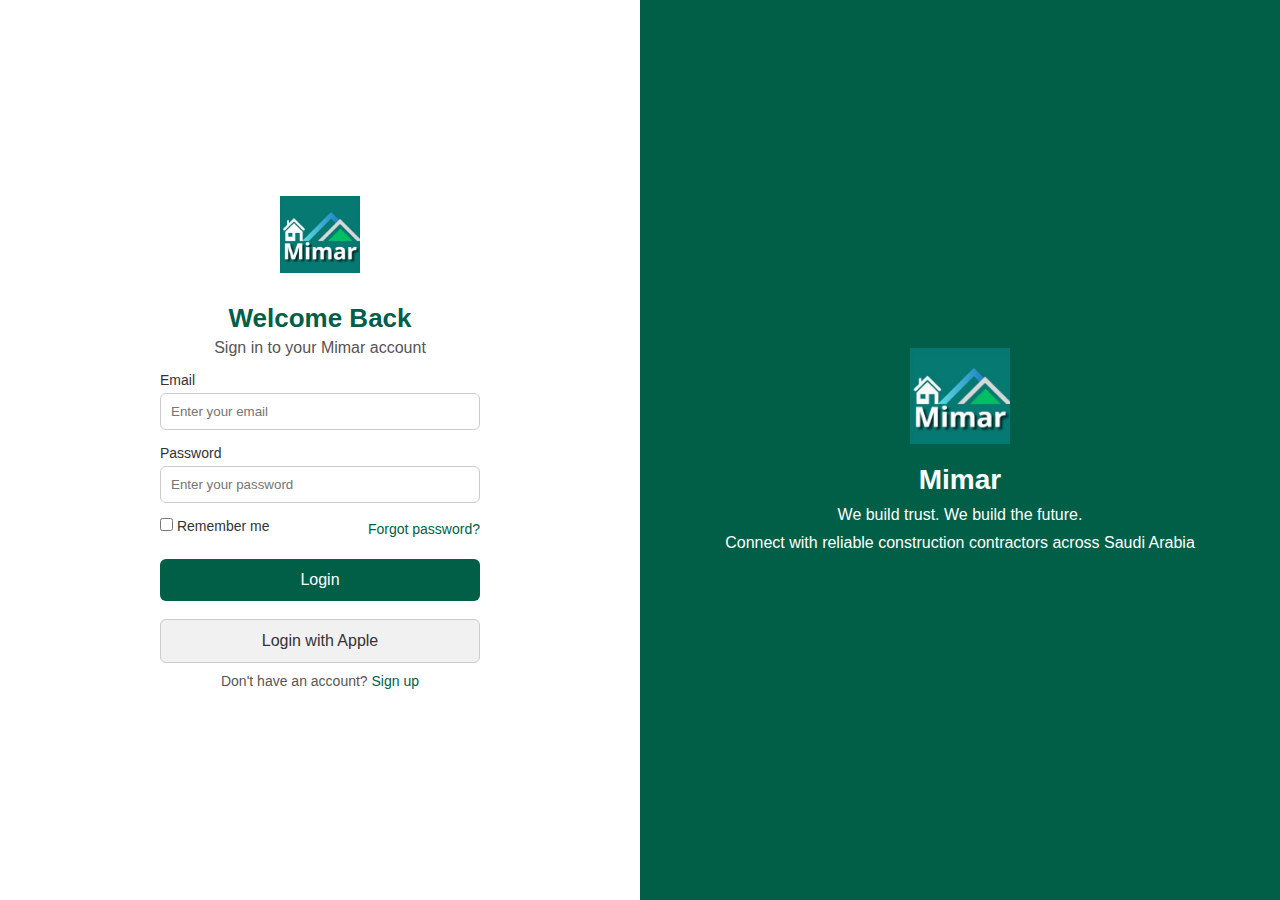
<file: new_backend/Login.html>
<!DOCTYPE html>
<html lang="en">
<head>
  <meta charset="UTF-8" />
  <meta name="viewport" content="width=device-width, initial-scale=1.0" />
  <title>Mimar — Login</title>

  <!-- original visual styles -->
  <link rel="stylesheet" href="style.css" />
  <style>
    /* small additions for status messages */
    .status-msg { width:100%; max-width:320px; margin:12px auto 0; padding:10px 12px; border-radius:8px; font-weight:600; display:none; }
    .status-success { background: #e6f8ef; color: #0a6d35; border:1px solid #bde7c8; }
    .status-error   { background: #fff1f0; color: #8b1c1c; border:1px solid #f1c0c0; }
  </style>
</head>
<body>
  <div class="container">
    <!-- LEFT: login form -->
    <div class="left">
      <div class="logo">
        <img src="./uploads/contractors/1_profile_0d40c6ed88d0.png" alt="Mimar Logo" />
      </div>
      <h2>Welcome Back</h2>
      <p>Sign in to your Mimar account</p>

      <!-- Status message (success/error) -->
      <div id="statusMsg" class="status-msg" role="status" aria-live="polite"></div>

      <!-- login form -->
      <form id="loginForm" action="./login.php" method="post" autocomplete="on">
        <label>Email</label>
        <input id="email" name="email" type="email" placeholder="Enter your email" required />

        <label>Password</label>
        <div class="password-field">
          <input id="password" name="password" type="password" placeholder="Enter your password" required />
        </div>

        <div class="options">
          <label><input id="remember" name="remember" type="checkbox" /> Remember me</label>
          <a href="#">Forgot password?</a>
        </div>

        <button type="submit" class="btn">Login</button>

        <div class="oauth-buttons">
          <div id="googleSignInBtn" style="margin-top:8px"></div>
          <button type="button" class="btn secondary" id="appleSignBtn">Login with Apple</button>
        </div>

        <p class="signup">Don't have an account? <a href="res.html">Sign up</a></p>
      </form>
    </div>

    <!-- RIGHT: marketing / branding -->
    <div class="right">
      <img src="./uploads/contractors/1_profile_0d40c6ed88d0.png" alt="Mimar Logo" class="right-logo" />
      <h1>Mimar</h1>
      <p class="tagline">We build trust. We build the future.</p>
      <p>Connect with reliable construction contractors across Saudi Arabia</p>
    </div>
  </div>

  <!-- Google Identity (kept) -->
  <script src="https://accounts.google.com/gsi/client" async defer></script>
  
<script>
    document.getElementById('loginForm')?.addEventListener('submit', async function(e) {
        e.preventDefault();
        
        const statusEl = document.getElementById('statusMsg');
        statusEl.style.display = 'none';
        
        const email = document.getElementById('email').value.trim();
        const password = document.getElementById('password').value;

        if (!email || !password) {
            showStatus('Enter email and password', false);
            return;
        }

        try {
            const formData = new FormData(this);
            const response = await fetch('./login.php', {
                method: 'POST',
                body: formData
            });
            
            const result = await response.json();
            
            if (result.ok) {
                showStatus('Login successful - redirecting...', true, true);
                
                // Redirect to the URL provided by server
                setTimeout(() => {
                    window.location.href = result.redirect;
                }, 1000);
            } else {
                showStatus(result.error || 'Login failed. Check credentials.', false);
            }
        } catch (error) {
            console.error('Login error:', error);
            showStatus('Network/server error. Try again.', false);
        }
    });

    function showStatus(message, ok = true, keep = false) {
        const statusEl = document.getElementById('statusMsg');
        statusEl.textContent = message;
        statusEl.className = 'status-msg ' + (ok ? 'status-success' : 'status-error');
        statusEl.style.display = 'block';
        if (!keep) {
            setTimeout(() => { statusEl.style.display = 'none'; }, 5000);
        }
    }

    /* ----------------- Apple sign-in (local placeholder) ----------------- */
    document.getElementById('appleSignBtn').addEventListener('click', () => {
        showStatus('Apple sign-in not configured in this demo.', false);
    });
</script>
  
  
</body>
</html>
</file>
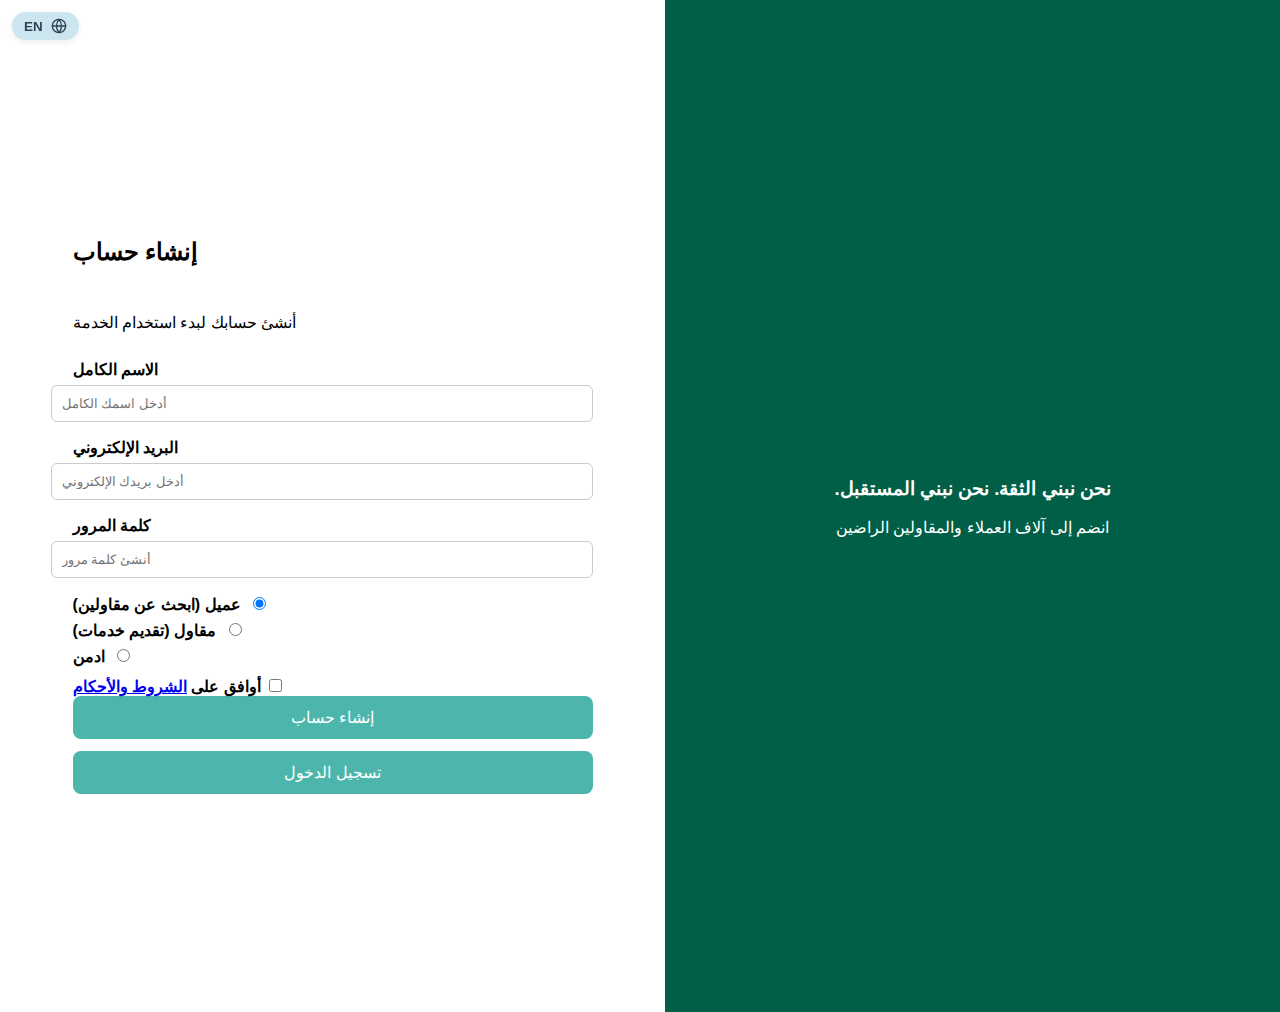
<file: new_backend/res.html>
<!DOCTYPE html>
<html lang="ar" dir="rtl">
<head>
  <meta charset="UTF-8" />
  <meta name="viewport" content="width=device-width, initial-scale=1.0" />
  <title data-i18n="title">إنشاء حساب — مع تسجيل Apple/Google</title>

  <!-- original styles and scripts (unchanged) -->
  <link rel="stylesheet" href="style1.css">
  <script type="module" src="https://appleid.cdn-apple.com/appleauth/static/jsapi/appleid/1/ar_SA/appleid.auth.js"></script>
  <script src="https://accounts.google.com/gsi/client" async defer></script>
  <script src="javasc.js" defer></script>

  <style>
    /* small additions for inline status messages (blend with style1.css) */
    #regStatus { width:100%; max-width:520px; margin:12px auto; padding:12px 14px; border-radius:8px; font-weight:600; display:none; text-align:center; }
    #regStatus.success { background:#e6f8ef; color:#0b6d35; border:1px solid #bde7c8; }
    #regStatus.error   { background:#fff1f0; color:#8b1c1c; border:1px solid #f1c0c0; }
  </style>
</head>
<body>
  <!-- language toggle -->
  <button id="langToggle" class="lang-toggle" data-i18n-attr="title:toggle_title,aria-label:toggle_title">
    <svg class="globe" viewBox="0 0 24 24" fill="none" stroke="currentColor" stroke-width="2" stroke-linecap="round" stroke-linejoin="round" aria-hidden="true">
      <circle cx="12" cy="12" r="10"></circle><line x1="2" y1="12" x2="22" y2="12"></line>
      <path d="M12 2a15.3 15.3 0 0 1 0 20M12 2a15.3 15.3 0 0 0 0 20"></path>
    </svg>
    <span id="langLabel">EN</span>
  </button>
  <div class="container">
    <div class="right">
      <div class="content">
        <h3 data-i18n="right_title">نحن نبني الثقة. نحن نبني المستقبل.</h3>
        <p data-i18n="right_desc">انضم إلى آلاف العملاء والمقاولين الراضين</p>
      </div>
    </div>

    <div class="left">
      <h2 data-i18n="heading">إنشاء حساب</h2>
      <p data-i18n="subheading">أنشئ حسابك لبدء استخدام الخدمة</p>

      <!-- INLINE STATUS (will show success/error and NOT redirect) -->
      <div id="regStatus" role="status" aria-live="polite"></div>

      <!-- Keep a normal form fallback for non-JS browsers -->
      <form id="signupForm" action="./register.php" method="post">
        <div class="form-group">
          <label for="full-name" data-i18n="label_full_name">الاسم الكامل</label>
          <input
            type="text"
            id="full-name"
            name="name"
            data-i18n-attr="placeholder:ph_full_name"
            placeholder="أدخل اسمك الكامل"
            inputmode="text" autocomplete="name" maxlength="60"
            pattern="^[A-Za-z\u0600-\u06FF ]+$"
            title="الاسم يسمح بالحروف والمسافات فقط (بدون أرقام أو رموز)"
            required
          />
          <div id="full-name-error" class="error" data-i18n="err_full_name" hidden>الاسم الكامل مطلوب.</div>
        </div>

        <div class="form-group">
          <label for="email" data-i18n="label_email">البريد الإلكتروني</label>
          <input id="email" name="email" type="email" data-i18n-attr="placeholder:ph_email" placeholder="أدخل بريدك الإلكتروني" autocomplete="email" required />
          <div id="email-error" class="error" data-i18n="err_email" hidden>البريد الإلكتروني مطلوب.</div>
        </div>

        <div class="form-group">
          <label for="password" data-i18n="label_password">كلمة المرور</label>
          <input id="password" name="password" type="password" data-i18n-attr="placeholder:ph_password" placeholder="أنشئ كلمة مرور" autocomplete="new-password" required minlength="8" />
          <div id="password-error" class="error" data-i18n="err_password" hidden>كلمة المرور مطلوبة.</div>
        </div>

        <div class="account-type">
          <label><input type="radio" name="account-type" value="client" checked /> <span data-i18n="type_client">عميل (ابحث عن مقاولين)</span></label>
          <label><input type="radio" name="account-type" value="contractor" /> <span data-i18n="type_contractor">مقاول (تقديم خدمات)</span></label>
          <label><input type="radio" name="account-type" value="admin" /> <span data-i18n="type_admin">ادمن</span></label>
        </div>

        <div id="termsBlock" class="terms-line"></div>

        <button type="submit" class="btn" data-i18n="btn_signup">إنشاء حساب</button>
        
          <!-- important: javascript uses #googleBtn for rendering Google button (javasc.js) -->
          <div id="googleBtn"></div>

          <button type="button" class="btn" id="loginBtn" data-i18n="btn_login">تسجيل الدخول</button>
        </div>
      </form>
    </div>
  </div>

  <script>
  (function(){
    // Simple AJAX registration
    document.getElementById('signupForm')?.addEventListener('submit', async function(e){
      e.preventDefault();
      
      const formData = new FormData(this);
      const data = Object.fromEntries(formData);
      
      try {
        const response = await fetch('./register.php', {
          method: 'POST',
          headers: {
            'Content-Type': 'application/json',
          },
          body: JSON.stringify(data)
        });
        
        const result = await response.json();
        
        if (result.ok) {
          // Redirect based on the role - use the redirect URL from server
          if (result.redirect) {
            window.location.href = result.redirect;
          } else {
            // Fallback redirects based on role
            if (result.user_role === 'contractor') {
              window.location.href = './new_backend/contractors_frontend/private_profile.php?user_id=' + result.user_id;
            } else if (result.user_role === 'client') {
              window.location.href = './new_backend/admin_page/client_profile.php?user_id=' + result.user_id;
            } else if (result.user_role === 'admin') {
              // Redirect admin to ad.php with user_id parameter
              window.location.href = './ad.php?user_id=' + result.user_id;
            } else {
              window.location.href = './cei.html';
            }
          }
        } else {
          // Show error message
          const statusDiv = document.getElementById('regStatus');
          statusDiv.textContent = 'فشل التسجيل: ' + (result.error || result.errors?.join(', ') || 'خطأ غير معروف');
          statusDiv.className = 'error';
          statusDiv.style.display = 'block';
        }
      } catch (error) {
        // Show error message
        const statusDiv = document.getElementById('regStatus');
        statusDiv.textContent = 'خطأ في التسجيل: ' + error.message;
        statusDiv.className = 'error';
        statusDiv.style.display = 'block';
      }
    });
  })();
  </script>
</body>
</html>
</file>
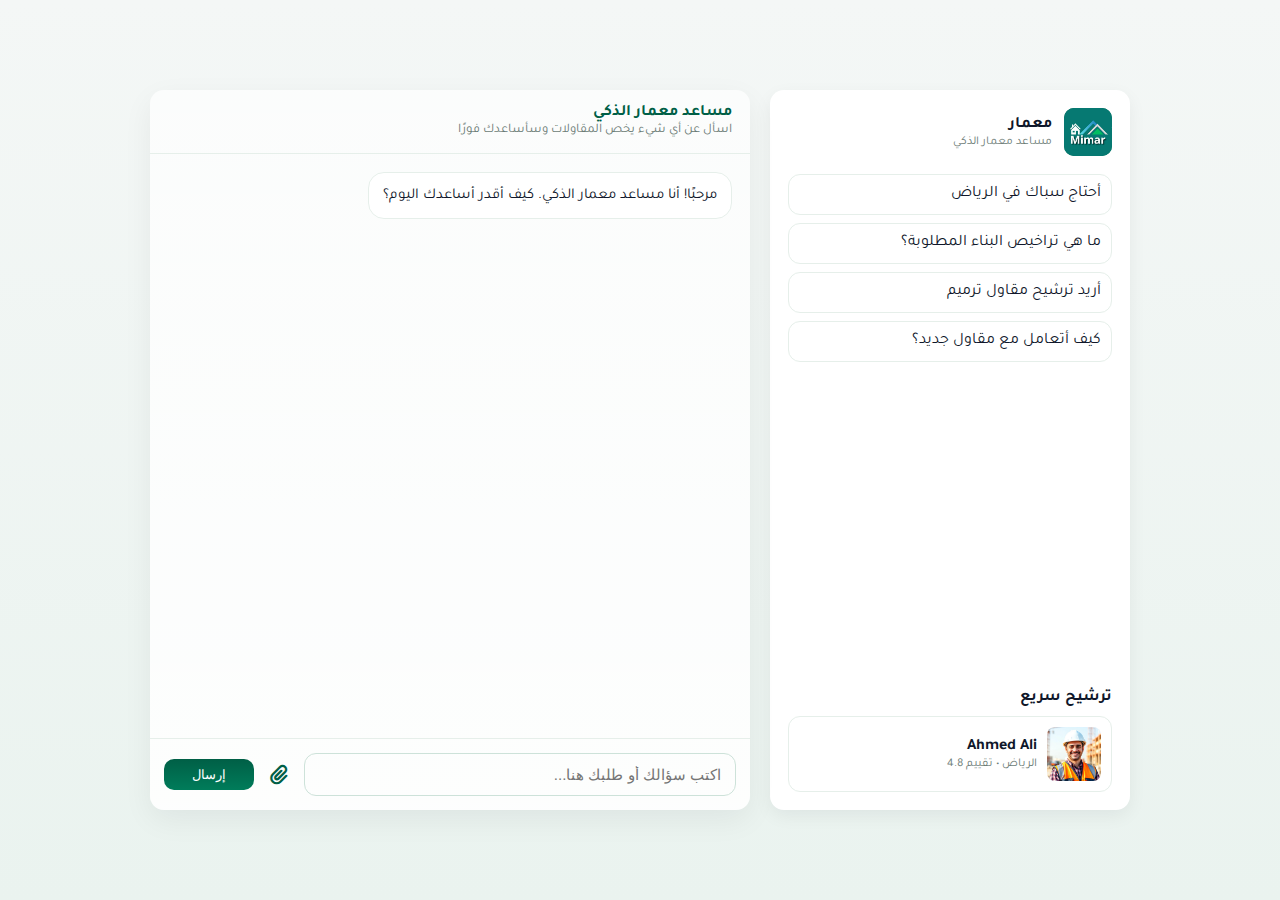
<file: project2/aiChat.html>
<!doctype html>
<html lang="ar" dir="rtl">
<head>
  <meta charset="utf-8" />
  <meta name="viewport" content="width=device-width,initial-scale=1" />
  <title>مساعد معمار الذكي</title>
  <link href="https://fonts.googleapis.com/css2?family=Tajawal:wght@400;500;700&display=swap" rel="stylesheet">
    <link rel="stylesheet" href="https://cdnjs.cloudflare.com/ajax/libs/font-awesome/6.4.0/css/all.min.css"/>

  <style>
    :root{
      --accent:#005f46; /* اللون الأساسي لموقع معمار */
      --accent-2:#007c5a; /* درجة أفتح قليلاً */
      --bg:#f4f7f6;
      --card:#ffffff;
      --muted:#6b7b75;
      --radius:14px;
    }
    *{box-sizing:border-box}
    html,body{height:100%}
    body{
      margin:0;
      font-family:'Tajawal',system-ui,Arial;
      background:linear-gradient(180deg,var(--bg) 0%, #eaf3ef 100%);
      display:flex;
      align-items:center;
      justify-content:center;
      padding:24px;
      color:#0f172a;
    }

     .chat-app{
      width:100%;
      max-width:980px;
      height:80vh;
      display:grid;
      grid-template-columns:360px 1fr;
      gap:20px;
    }

    .sidebar{
      background:var(--card);
      border-radius:var(--radius);
      padding:18px;
      box-shadow:0 6px 18px rgba(12,20,40,0.06);
      display:flex;
      flex-direction:column;
      gap:12px;
      min-height:0;
    }
    .brand{
      display:flex;align-items:center;gap:12px
    }
    .brand .logo{
      width:48px;height:48px;border-radius:10px;
      background:linear-gradient(135deg,var(--accent),var(--accent-2));
      display:inline-grid;place-items:center;
      overflow:hidden;
    }
    .brand .logo img{
      width:100%;height:100%;object-fit:cover;
    }
    .brand h3{margin:0;font-size:16px}
    .brand p{margin:0;font-size:12px;color:var(--muted)}

    .quick-actions{display:flex;flex-direction:column;gap:8px;margin-top:6px}
    .action{padding:10px;border-radius:12px;border:1px solid #e6efea;cursor:pointer}
    .action:hover{background:#f0f8f4}

    .contractor-preview{margin-top:auto}
    .contractor-preview h4{margin:0 0 8px 0}
    .contractor-card{display:flex;gap:10px;align-items:center;padding:10px;border-radius:12px;border:1px solid #e6efea}
    .contractor-card img{width:54px;height:54px;border-radius:8px;object-fit:cover}
    .contractor-info{flex:1}
    .contractor-info .name{font-weight:600}
    .contractor-info .meta{font-size:12px;color:var(--muted)}

    .chat-area{
      background:linear-gradient(180deg, rgba(255,255,255,0.7), rgba(255,255,255,0.9));
      border-radius:var(--radius);
      display:flex;flex-direction:column;overflow:hidden;min-height:0;box-shadow:0 10px 30px rgba(12,20,40,0.06);
    }
    .chat-header{display:flex;align-items:center;gap:12px;padding:14px 18px;border-bottom:1px solid #e6efea}
    .chat-header .title{font-weight:700;color:var(--accent)}
    .chat-header .desc{color:var(--muted);font-size:13px}

    .messages{
      padding:18px;flex:1;overflow:auto;display:flex;flex-direction:column;gap:12px
    }

    .bubble{max-width:78%;padding:12px 14px;border-radius:16px;line-height:1.4;font-size:15px}
    .bot{align-self:flex-start;background:#fff;border:1px solid #e6efea;color:#0f172a}
    .user{align-self:flex-end;background:linear-gradient(180deg,var(--accent),var(--accent-2));color:#fff}

    .suggestions{display:flex;flex-direction:column;gap:10px;margin-top:6px}
    .suggestion-card{display:flex;gap:12px;align-items:center;padding:12px;border-radius:12px;border:1px solid #e6efea;background:#fff}
    .suggestion-card img{width:64px;height:64px;border-radius:8px;object-fit:cover}
    .suggestion-card .info{flex:1}
    .suggestion-card .info .title{font-weight:700}
    .suggestion-card .info .sub{font-size:13px;color:var(--muted)}
    .suggestion-card .actions{display:flex;gap:8px}
    .btn{padding:8px 12px;border-radius:10px;border:none;cursor:pointer}
    .btn.primary{background:linear-gradient(180deg,var(--accent),var(--accent-2));color:#fff}
    .btn.ghost{background:transparent;border:1px solid #cde2d9;color:var(--accent)}

    .composer{padding:14px;border-top:1px solid #e6efea;display:flex;gap:8px;align-items:center}
    .composer input{flex:1;padding:12px 14px;border-radius:12px;border:1px solid #cde2d9;background:transparent;font-size:15px}
    .composer .send{min-width:90px}
    .attach-btn {
  color: var(--accent);
  font-size: 20px;
  cursor: pointer;
  margin: 0 8px;
  display: flex;
  align-items: center;
  transition: color 0.2s;
}

.attach-btn:hover {
  color: var(--accent-2);
}

    .muted{color:var(--muted);font-size:13px}

    @media (max-width:900px){
      .chat-app{grid-template-columns:1fr;align-items:stretch;height:92vh}
      .sidebar{order:2}
      .chat-area{order:1}
    }
  </style>
</head>
<body>


  <div class="chat-app">
    <aside class="sidebar">
      <div class="brand">
        <div class="logo">
          <img src="images/mimar_-logo.jpeg" alt="Mimar Logo">
        </div>
        <div>
          <h3>معمار</h3>
          <p>مساعد معمار الذكي</p>
        </div>
      </div>

      <div class="quick-actions" role="list">
        <div class="action">أحتاج سباك في الرياض</div>
        <div class="action">ما هي تراخيص البناء المطلوبة؟</div>
        <div class="action">أريد ترشيح مقاول ترميم</div>
        <div class="action">كيف أتعامل مع مقاول جديد؟</div>
      </div>

      <div class="contractor-preview">
        <h4>ترشيح سريع</h4>
        <div class="contractor-card">
          <img src="images/contractorname.jpg" alt="صورة مقاول">
          <div class="contractor-info">
            <div class="name"> Ahmed Ali </div>
            <div class="meta">الرياض • تقييم 4.8</div>
          </div>
        </div>
      </div>
    </aside>

    <main class="chat-area" role="main">
      <header class="chat-header">
        <div>
          <div class="title">مساعد معمار الذكي</div>
          <div class="desc">اسأل عن أي شيء يخص المقاولات وسأساعدك فورًا</div>
        </div>
      </header>

      <section class="messages" id="messages" aria-live="polite">
        <div class="bubble bot">مرحبًا! أنا مساعد معمار الذكي. كيف أقدر أساعدك اليوم؟</div>
      </section>

      <div class="composer">
        <input id="inputMessage" placeholder="اكتب سؤالك أو طلبك هنا..." aria-label="اكتب رسالة">
        <label for="fileInput" class="attach-btn">
        <i class="fa-solid fa-paperclip"></i>
          </label>
            <input type="file" id="fileInput" style="display:none" multiple>
        <button class="btn primary send" id="sendBtn">إرسال</button>
      </div>
    </main>
  </div>

  <script>
    const contractors = [
      {id:1,name:'السباك الذهبي',trade:'سباكة',city:'الرياض',rating:4.9,avatar:'https://images.unsplash.com/photo-1542744173-05336fcc7ad4?w=600&q=80&auto=format&fit=crop'},
      {id:2,name:'كهرباء الريان',trade:'كهرباء',city:'جدة',rating:4.7,avatar:'https://images.unsplash.com/photo-1520614073990-dd6020f3b3b0?w=600&q=80&auto=format&fit=crop'},
      {id:3,name:'ترميم البلاد',trade:'ترميم',city:'الدمام',rating:4.6,avatar:'https://images.unsplash.com/photo-1505691723518-36a6d3ad6b60?w=600&q=80&auto=format&fit=crop'},
      {id:4,name:'شركة العمار',trade:'مقاولات عامة',city:'الرياض',rating:4.8,avatar:'https://images.unsplash.com/photo-1556767576-cf6f07f1d3d0?w=600&q=80&auto=format&fit=crop'}
    ];

    const messagesEl = document.getElementById('messages');
    const inputEl = document.getElementById('inputMessage');
    const sendBtn = document.getElementById('sendBtn');

    function appendMessage(text,who='bot'){
      const div = document.createElement('div');
      div.className = 'bubble ' + (who==='user'? 'user':'bot');
      div.textContent = text;
      messagesEl.appendChild(div);
      messagesEl.scrollTop = messagesEl.scrollHeight;
      return div;
    }

    function showSuggestions(list){
      const container = document.createElement('div');
      container.className='suggestions';
      list.forEach(c=>{
        const card = document.createElement('div');
        card.className='suggestion-card';
        card.innerHTML = `
          <img src="${c.avatar}" alt="${c.name}">
          <div class="info">
            <div class="title">${c.name}</div>
            <div class="sub">${c.trade} · ${c.city} · ⭐ ${c.rating}</div>
          </div>
          <div class="actions">
            <button class="btn primary" onclick="contact(${c.id})">عرض</button>
          </div>`;
        container.appendChild(card);
      });
      messagesEl.appendChild(container);
      messagesEl.scrollTop = messagesEl.scrollHeight;
    }

    sendBtn.addEventListener('click',sendMessage);
    inputEl.addEventListener('keydown',e=>{if(e.key==='Enter')sendMessage();});

    function sendMessage(){
      const text = inputEl.value.trim();
      if(!text) return;
      appendMessage(text,'user');
      inputEl.value='';

      setTimeout(()=>{
        const reply = aiReply(text);
        appendMessage(reply.text,'bot');
        if(reply.suggestions) showSuggestions(reply.suggestions);
      },700);
    }
    // التعامل مع اختيار الملفات من زر المرفقات
const fileInput = document.getElementById('fileInput');

fileInput.addEventListener('change', () => {
  const files = Array.from(fileInput.files);
  if (!files.length) return;

  files.forEach(file => {
    const fileType = file.type;

    // إنشاء عنصر الرسالة (فقاعة) لعرض المرفق
    const div = document.createElement('div');
    div.className = 'bubble user';

    if (fileType.startsWith('image/')) {
      const img = document.createElement('img');
      img.src = URL.createObjectURL(file);
      img.style.maxWidth = '180px';
      img.style.borderRadius = '10px';
      div.appendChild(img);
    } 
    else if (fileType.startsWith('video/')) {
      const video = document.createElement('video');
      video.src = URL.createObjectURL(file);
      video.controls = true;
      video.style.maxWidth = '220px';
      video.style.borderRadius = '10px';
      div.appendChild(video);
    } 
    else {
      // ملفات أخرى (PDF, DOCX, ZIP ...)
      const fileLink = document.createElement('a');
      fileLink.href = URL.createObjectURL(file);
      fileLink.download = file.name;
      fileLink.textContent = '📄 ' + file.name;
      fileLink.style.color = '#fff';
      div.appendChild(fileLink);
    }

    // إضافة الرسالة إلى منطقة الشات
    document.getElementById('messages').appendChild(div);
    document.getElementById('messages').scrollTop = document.getElementById('messages').scrollHeight;
  });

  // بعد عرض المرفقات، هنا مستقبلاً نستدعي الذكاء الاصطناعي لتحليل الملف (backend)
  // مثل:
  // sendFileToAI(file);

  fileInput.value = ''; // تفريغ الاختيار بعد الإرسال
});

    function aiReply(text){
      const lower=text.toLowerCase();
      const found=contractors.filter(c=>lower.includes(c.trade)||lower.includes(c.city.toLowerCase()));

      if(found.length>0){
        return {text:`وجدت ${found.length} مقاولين مناسبين لطلبك، تقدر تشوفهم أدناه 👇`,suggestions:found};
      }
      const faq=[
        {q:/تراخيص|رخصة/,a:'تراخيص البناء تُستخرج من منصة بلدي، وتحتاج مخطط هندسي وشهادة سلامة إنشائية.'},
        {q:/اسعار|تكلفة/,a:'الأسعار تختلف حسب نوع العمل والمساحة، يُفضّل طلب عرض سعر من أكثر من مقاول.'},
        {q:/مقاول/,a:'لدينا مجموعة من المقاولين المميزين حسب مدينتك ونوع المشروع، فقط اكتب نوع الخدمة المطلوبة.'},
        {q:/معمار|من انت/,a:'أنا مساعد معمار الذكي، أساعدك في كل ما يتعلق بالمقاولات والبناء.'}
      ];
      for(const f of faq){if(f.q.test(lower))return {text:f.a};}
      return {text:'سؤال جميل! أحتاج توضيح أكثر حتى أقدر أساعدك بدقة 😊'};
    }

    function contact(id){
      const c=contractors.find(x=>x.id===id);
      if(!c)return;
      appendMessage(`تفاصيل ${c.name}: يقع في ${c.city}، تقييم ${c.rating} ⭐ للتواصل: 05x-xxx-xxxx`,'bot');
    }
    async function sendMessage(){
  const text = inputEl.value.trim();
  if(!text) return;
  appendMessage(text,'user');
  inputEl.value='';

  // مؤشر انتظار
  const waiting = appendMessage('جاري التفكير...','bot');

  try{
    const res = await fetch('http://localhost:3000/api/chat', {
      method:'POST',
      headers: {'Content-Type':'application/json'},
      body: JSON.stringify({ message: text })
    });
    const j = await res.json();

    // ازالة مؤشر الانتظار
    if(waiting && waiting.parentNode) waiting.parentNode.removeChild(waiting);

    appendMessage(j.reply || 'عذراً، لم يرد النظام.');

    if(j.suggestions && j.suggestions.length) showSuggestions(j.suggestions);

  } catch(err){
    console.error(err);
    if(waiting && waiting.parentNode) waiting.parentNode.removeChild(waiting);
    appendMessage('عذراً، لم أتمكن من الاتصال بالخادم.','bot');
  }
}

  </script>
</body>
</html>
</file>
<file: new_backend/style.css>
* {
  margin: 0;
  padding: 0;
  box-sizing: border-box;
  font-family: Arial, sans-serif;
}

body {
  height: 100vh;
  display: flex;
  justify-content: center;
  align-items: center;
  background: #f9f9f9;
}

.container {
  display: flex;
  width: 100%;
  height: 100vh;
  border-radius: 0;
  overflow: hidden;
  background: #fff;
}

.left, .right {
  flex: 1;
  padding: 40px;
  display: flex;
  flex-direction: column;
  justify-content: center;
  align-items: center;
}

.left {
  background: #fff;
}

.logo {
  display: flex;
  flex-direction: column;
  align-items: center;
  margin-bottom: 20px;
}

.logo img {
  width: 80px;
  margin-bottom: 10px;
}

h2 {
  color: #005f46;
  font-size: 26px;
  margin-bottom: 5px;
  text-align: center;
}

.left p {
  margin-bottom: 15px;
  color: #555;
  text-align: center;
}

form {
  width: 100%;
  max-width: 320px;
}

form label {
  display: block;
  margin-bottom: 5px;
  font-size: 14px;
  color: #333;
}

input[type="email"], input[type="password"] {
  width: 100%;
  padding: 10px;
  margin-bottom: 15px;
  border: 1px solid #ccc;
  border-radius: 6px;
}

.password-field {
  position: relative;
}

.password-field input {
  width: 100%;
  padding-right: 40px;
}

.password-field .toggle {
  position: absolute;
  right: 10px;
  top: 50%;
  transform: translateY(-50%);
  cursor: pointer;
}

.options {
  display: flex;
  justify-content: space-between;
  align-items: center;
  margin-bottom: 20px;
  font-size: 14px;
}

.options a {
  text-decoration: none;
  color:#005f46;
}

.btn {
  width: 100%;
  padding: 12px;
  border: none;
  border-radius: 6px;
  background: #005f46;
  color: #fff;
  font-size: 16px;
  cursor: pointer;
  margin-bottom: 10px;
}

.btn.secondary {
  background: #f1f1f1;
  color: #333;
  border: 1px solid #ccc;
}

.signup {
  font-size: 14px;
  text-align: center;
}

.signup a {
  color: #005f46;
  text-decoration: none;
}

.right {
  background: linear-gradient(135deg,#005f46,#005f46);
  color: #fff;
  text-align: center;
  display: flex;
  flex-direction: column;
  justify-content: center;
  align-items: center;
}

.right-logo {
  width: 100px;
  margin-bottom: 20px;
}

h1 {
  font-size: 28px;
  margin-bottom: 10px;
}

.tagline {
  font-size: 16px;
  margin-bottom: 10px;
}
</file>
<file: new_backend/style1.css>
/* ===== الأساسيات ===== */
html, body { min-height: 100%; }
body{
  font-family: Arial, sans-serif;
  margin:0; padding:0;
  display:flex;            /* للحفاظ على التمدد */
  align-items:stretch;
  background:#E0F2F1;      /* خلفية عامة فاتحة */
  overflow-y:auto;
}

/* كبسولة تبديل اللغة */
.lang-toggle{
  position:fixed; top:12px; left:12px; z-index:1000;
  display:inline-flex; align-items:center; gap:8px;
  background:#cbe6ee; color:#334155; border:none;
  border-radius:18px; padding:6px 12px; cursor:pointer;
  font-weight:600; box-shadow:0 2px 6px rgba(0,0,0,.08);
}
.lang-toggle .globe{ width:16px; height:16px; }

/* شبكة العمودين: يمين (عبارة)، يسار (نموذج) */
.container{ display:flex; width:100%; min-height:100vh; background:#fff; }

/* العمود الأيسر (النموذج) */
.left{
  flex:1.1; padding:48px 56px;
  display:flex; flex-direction:column; justify-content:center; align-items:center; gap:12px;
  text-align:left;
}
.left > *{ width:100%; max-width:520px; }

/* العمود الأيمن (العبارة التسويقية) مع تمركز تام */
.right{
  flex:1; background:#005f46; color:#fff;
  display:flex; justify-content:center; align-items:center;
  text-align:center; padding:56px; min-height:100vh;
}
.right .content{ width:100%; max-width:520px; }

/* الحقول والأزرار */
.form-group{ margin-bottom:16px; }
label{ display:block; font-weight:600; text-align:left; }
input[type="text"], input[type="email"], input[type="password"]{
  width:100%; padding:10px; margin-top:6px;
  border-radius:6px; border:1px solid #ccc;
  text-align:left; direction:auto;
}

.btn{
  background:#4DB6AC; color:#fff; padding:12px 16px;
  border:none; border-radius:8px; width:100%; cursor:pointer; font-size:16px;
}
.btn:hover{ background:#00796B; }

/* ✅ بديل عام لحاوية الأزرار الإضافية (بدل oauth-buttons) */
.extra-actions {
  margin-top: 0 !important;
  display: flex;
  flex-direction: column;
  gap: 0; /* ما نحتاج gap إذا الحاوية فيها زر واحد فقط */
}
/* إجبار الأزرار داخل نموذج التسجيل تكون بلوك كامل العرض */
#signupForm .btn {
  display: block;
  width: 100%;
}

/* مسافة واضحة تحت زر "إنشاء حساب" */
#signupForm .btn[type="submit"] {
  margin-bottom: 12px;   /* جرّب 16px أو 20px إذا تبغى فراغ أكبر */
}

/* رسائل الخطأ */
.error{ color:#d32f2f; font-size:14px; margin-top:6px; text-align:left; }

/* سطر الشروط */
.terms-line{ margin-top:10px; }

/* أنواع الحساب */
.account-type{ margin-top:10px; text-align:left; display:grid; gap:6px; }
.account-type input{ margin-left:8px; }

/* استجابة للجوال */
@media (max-width:900px){
  .container{ flex-direction:column; }
  .right{ min-height:220px; padding:32px 20px; }
  .left{ padding:32px 20px; }

  /* ضمان ملء الارتفاع في الجوال أيضاً */
  html, body { height:100%; }
  .container { min-height:100vh !important; }
}
</file>
